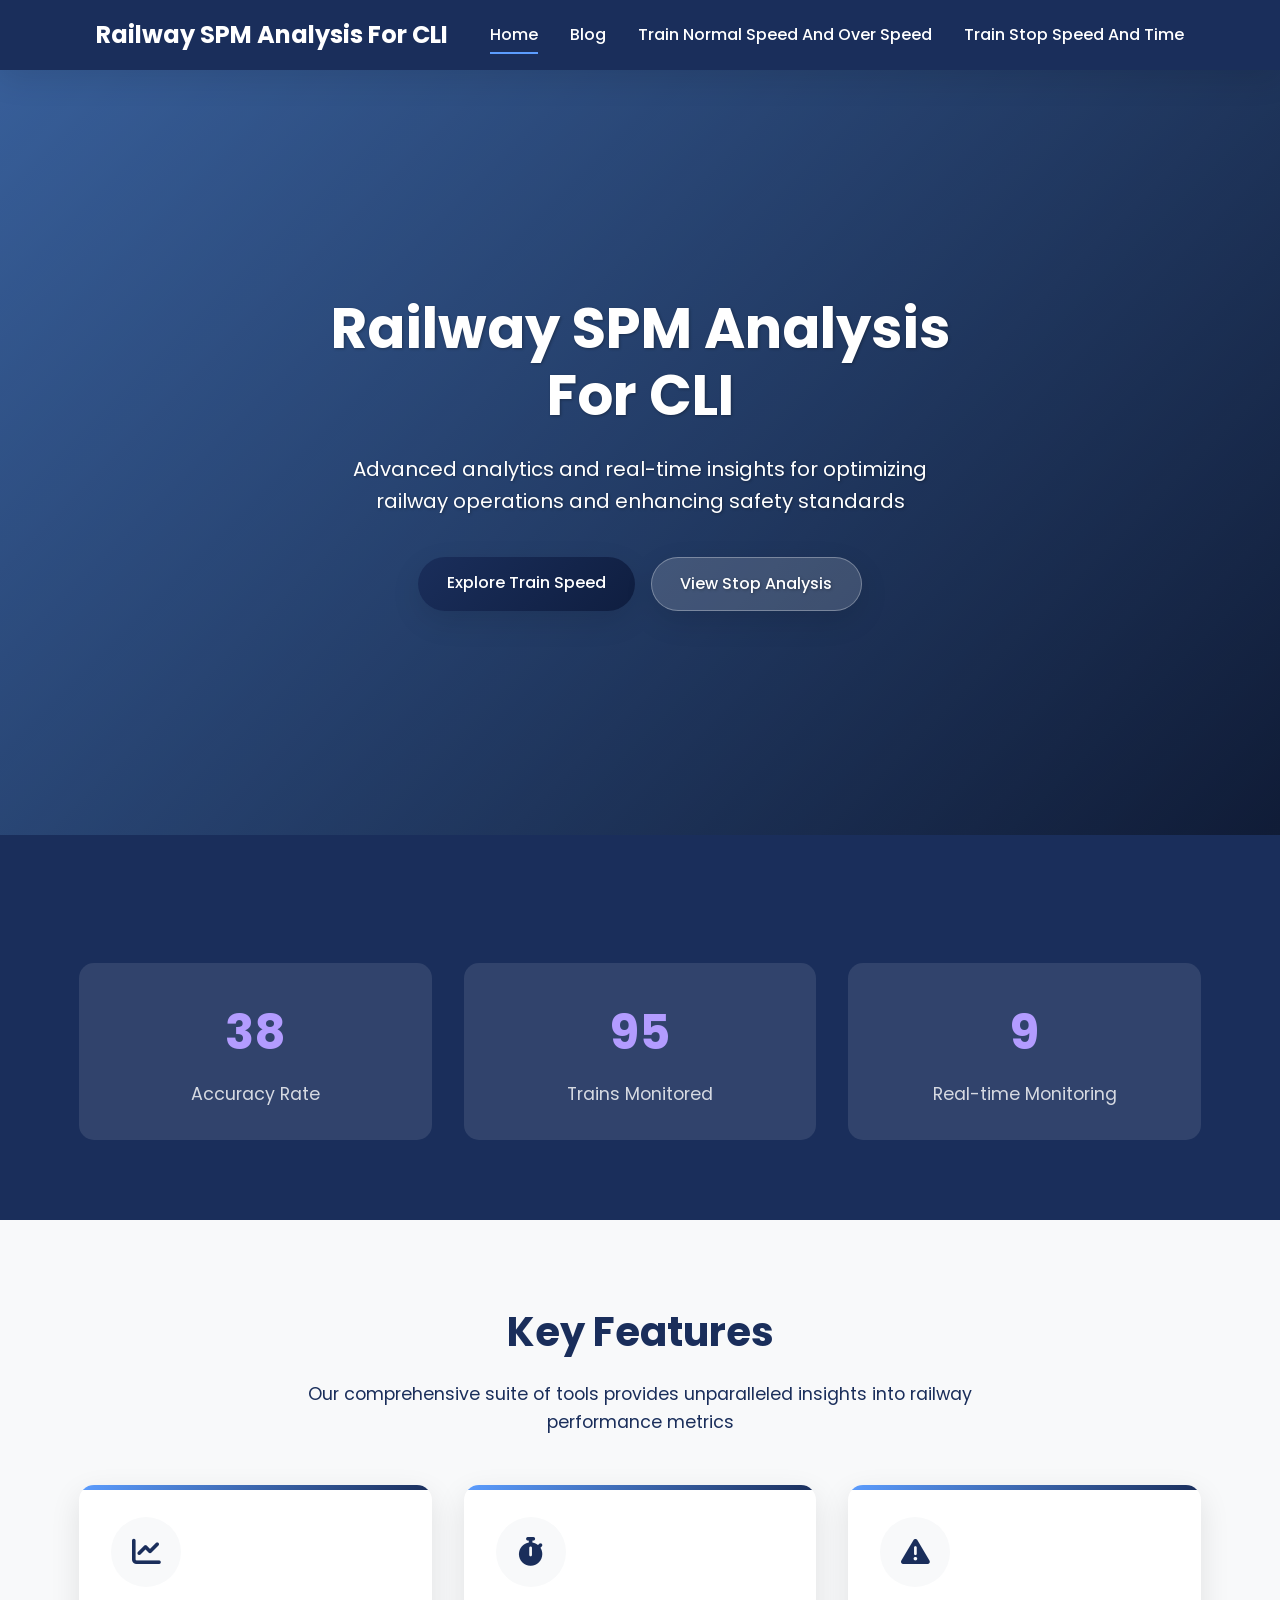
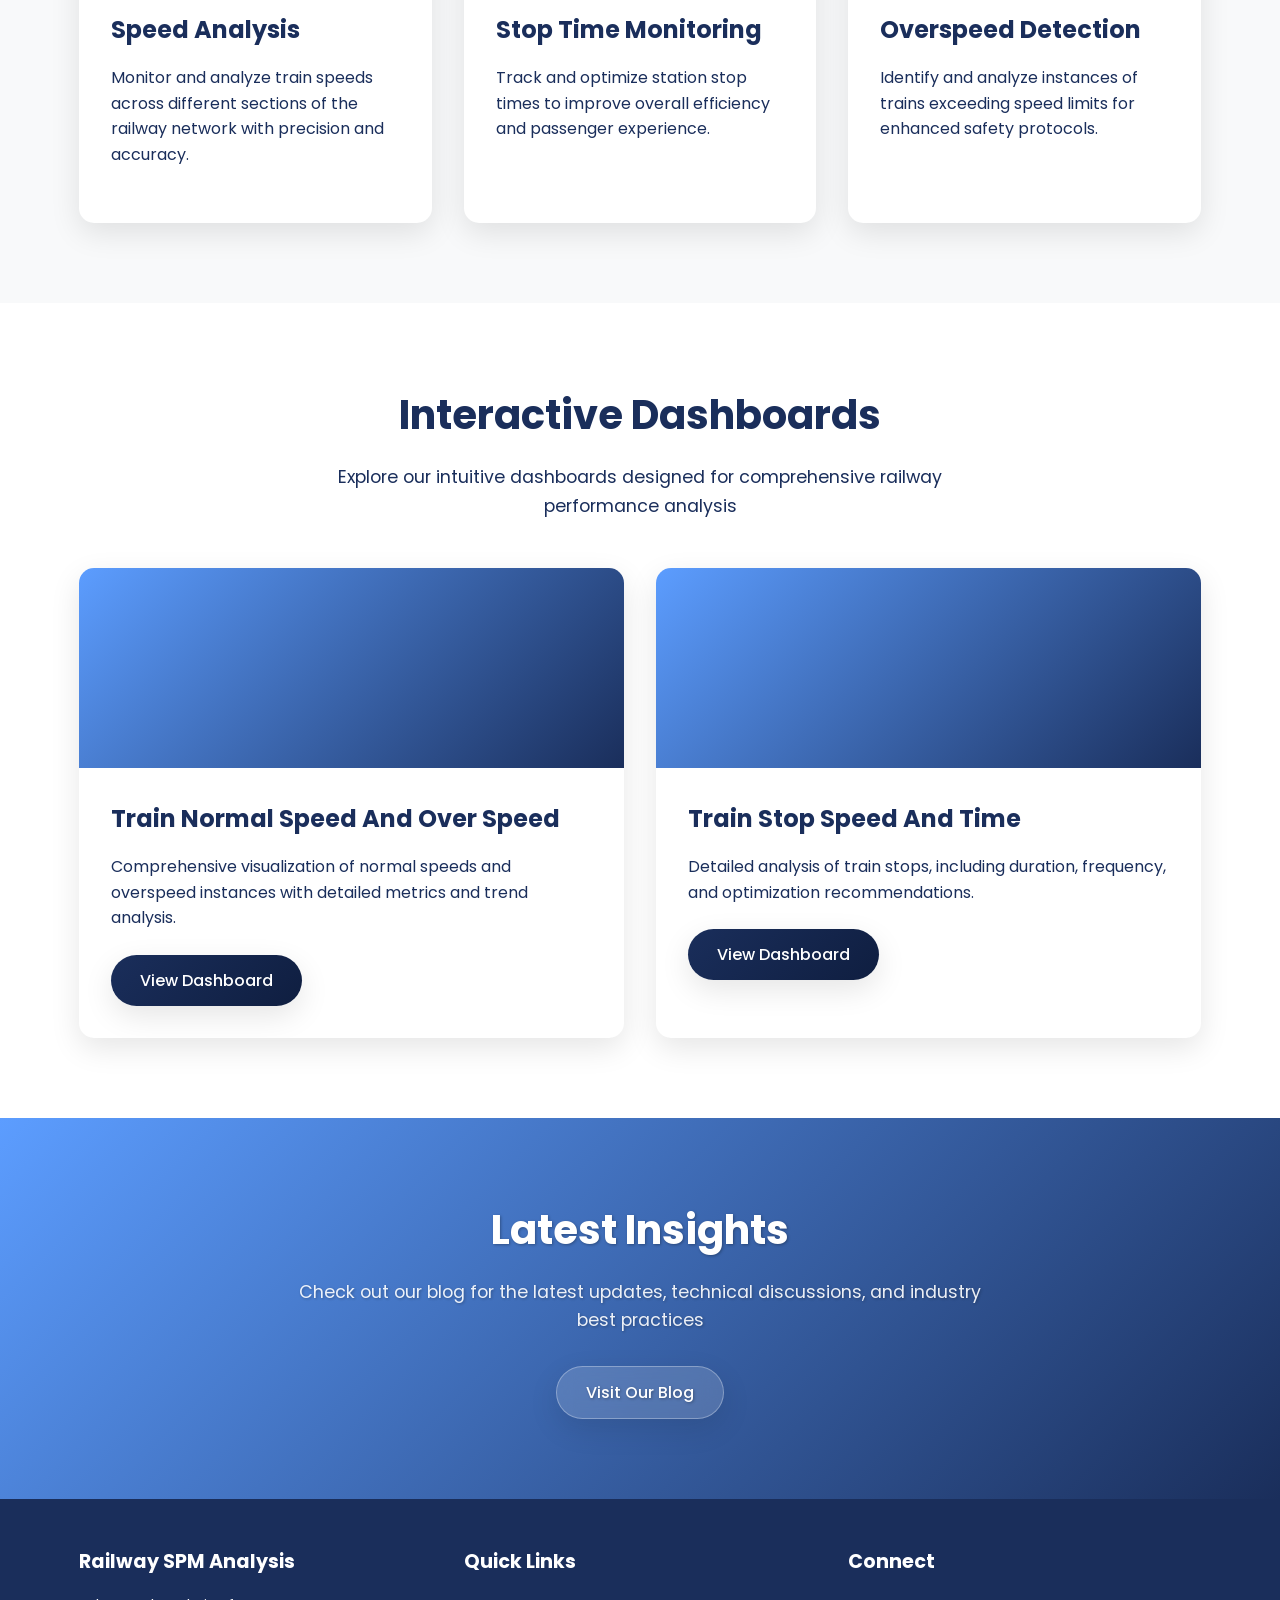
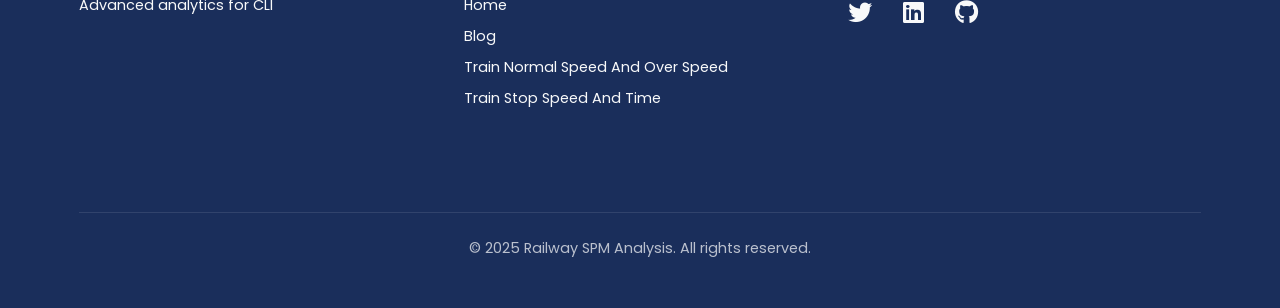
<file: index.html>
<!DOCTYPE html>
<html lang="en">
<head>
    <meta charset="UTF-8">
    <meta name="viewport" content="width=device-width, initial-scale=1.0">
    <title>Railway SPM Analysis For CLI</title>
    <link rel="stylesheet" href="blog.css"> <link rel="stylesheet" href="https://cdnjs.cloudflare.com/ajax/libs/font-awesome/6.4.0/css/all.min.css">
    <link href="https://fonts.googleapis.com/css2?family=Poppins:wght@300;400;500;600;700&display=swap" rel="stylesheet">
<style>
    :root {
        /* Define the new color palette */
        --color-dark-blue: #1A2E5B;
        --color-light-blue: #5C9DFF;
        --color-purple: #7D5CFF;
        --color-light-purple-accent: #B39CFF; /* A lighter purple for accents */
        --color-light-grey: #F8F9FA; /* A very light background color */
        --color-very-dark-blue: #0F1E40; /* Even darker blue for gradients */

        /* Map the new palette to the existing variable names for consistency */
        --primary-color: var(--color-light-blue); /* Used for accents like underlines */
        --secondary-color: var(--color-purple); /* Main secondary color */
        --accent-color: var(--color-light-purple-accent); /* Used for stats, etc. */
        --dark-color: var(--color-dark-blue); /* Main dark background color */
        --light-color: var(--color-light-grey); /* Main light background color */
        --text-color-dark: var(--color-dark-blue); /* Dark text color on light backgrounds */

        /* Define new gradients using the palette */
        --gradient-primary: linear-gradient(135deg, var(--color-light-blue), var(--color-dark-blue)); /* Used for Hero/Blog backgrounds */
        --gradient-button-primary: linear-gradient(135deg, var(--color-dark-blue), var(--color-very-dark-blue)); /* Dark blue gradient for main buttons */

        --shadow-soft: 0 10px 30px rgba(0, 0, 0, 0.1);
        --shadow-medium: 0 15px 35px rgba(0, 0, 0, 0.15);
        --transition-fast: all 0.3s ease;
        --transition-medium: all 0.5s ease;
    }

    body {
         font-family: 'Poppins', sans-serif;
         margin: 0;
         line-height: 1.6;
         color: var(--text-color-dark); /* Default text color on light backgrounds */
         background-color: white; /* Default background */
    }

    .container {
        max-width: 1200px;
        margin: 0 auto;
        padding: 0 15px; /* Adjust padding */
    }


    /* Navigation Bar */
    header {
        background: var(--dark-color); /* Use dark blue */
        color: white;
        padding: 1rem 0;
        position: sticky;
        top: 0;
        z-index: 1000;
        box-shadow: var(--shadow-soft);
        transition: var(--transition-fast);
    }

    header .container {
        display: flex;
        justify-content: space-between;
        align-items: center;
        padding: 0 2rem;
    }

    .logo a {
        color: white;
        text-decoration: none;
        font-size: 1.5rem;
        font-weight: 700;
        transition: var(--transition-fast);
    }

    .logo a:hover {
        color: var(--primary-color); /* Hover color remains light blue accent */
    }


    nav ul {
        list-style: none;
        margin: 0;
        padding: 0;
        display: flex;
    }

    nav li {
        margin-left: 2rem;
    }

    nav a {
        color: white; /* Default color is white on dark blue background */
        text-decoration: none;
        font-weight: 500;
        padding: 0.5rem 0;
        position: relative;
        transition: var(--transition-fast);
    }

    nav a::after {
        content: '';
        position: absolute;
        bottom: 0;
        left: 0;
        width: 0;
        height: 2px;
        background-color: var(--primary-color); /* Light blue underline */
        transition: var(--transition-fast);
    }

    /* Improved contrast for hover/active */
    nav a:hover::after,
    nav a.active::after {
        width: 100%;
    }

    nav a:hover,
    nav a.active {
        color: white; /* Keep text white for better contrast on dark blue background */
    }

    .hamburger {
        display: none;
        flex-direction: column;
        cursor: pointer;
        gap: 5px;
    }

    .hamburger span {
        display: block;
        width: 25px;
        height: 3px;
        background-color: white;
        transition: var(--transition-fast);
    }

    /* Modern Hero Section */
    .hero {
        position: relative;
        min-height: 85vh;
        background: var(--gradient-primary); /* Light Blue to Dark Blue gradient */
        overflow: hidden;
        display: flex;
        align-items: center;
        color: white;
    }

    .hero::before {
        content: '';
        position: absolute;
        top: 0;
        left: 0;
        width: 100%;
        height: 100%;
        /* Added linear gradient overlay for better text contrast */
        background-image: linear-gradient(rgba(0,0,0,0.4), rgba(0,0,0,0.4)), url('https://images.unsplash.com/photo-1474487548417-781cb71495f3?ixlib=rb-1.2.1&auto=format&fit=crop&w=1950&q=80');
        background-size: cover;
        background-position: center;
        z-index: 0;
    }

    .hero .container {
        position: relative;
        z-index: 1;
    }

    .hero-content {
        max-width: 700px;
        margin: 0 auto;
        text-align: center;
        padding: 2rem;
    }

    .hero-content h1 {
        font-size: 3.5rem;
        font-weight: 700;
        margin-bottom: 1.5rem;
        line-height: 1.2;
        animation: fadeInUp 1s ease;
        color: white; /* Ensure headings are white on gradient */
        text-shadow: 1px 1px 3px rgba(0,0,0,0.3); /* Add text shadow for contrast */
    }

    .hero-content p {
        font-size: 1.25rem;
        margin-bottom: 2.5rem;
        line-height: 1.6;
        opacity: 0.9;
        animation: fadeInUp 1s ease 0.2s forwards;
        animation-fill-mode: both;
        color: white; /* Ensure text is white on gradient */
        text-shadow: 1px 1px 3px rgba(0,0,0,0.3); /* Add text shadow for contrast */
    }

    .hero-buttons {
        display: flex;
        gap: 1rem;
        justify-content: center;
        animation: fadeInUp 1s ease 0.4s forwards;
        animation-fill-mode: both;
    }

    .btn {
        display: inline-block;
        padding: 0.8rem 1.8rem;
        border-radius: 50px;
        font-weight: 500;
        text-decoration: none;
        text-align: center;
        transition: var(--transition-fast);
        border: none;
        cursor: pointer;
        font-size: 1rem;
        box-shadow: var(--shadow-soft);
    }

    .primary-btn {
        background: var(--gradient-button-primary); /* Dark blue button gradient */
        color: white; /* White text on dark blue gradient */
    }

    .primary-btn:hover {
        transform: translateY(-3px);
        box-shadow: var(--shadow-medium);
        opacity: 0.9; /* Slight hover effect */
    }

    .secondary-btn {
        background: rgba(255, 255, 255, 0.15);
        backdrop-filter: blur(10px);
        color: white;
        border: 1px solid rgba(255, 255, 255, 0.3);
        text-shadow: 1px 1px 3px rgba(0,0,0,0.3); /* Add text shadow for contrast */
    }

    .secondary-btn:hover {
        background: rgba(255, 255, 255, 0.25);
        transform: translateY(-3px);
    }

    /* Features Section */
    .features {
        padding: 5rem 0;
        background-color: var(--light-color); /* Light grey background */
    }

    .section-title {
        text-align: center;
        font-size: 2.5rem;
        margin-bottom: 1rem;
        color: var(--dark-color); /* Dark blue title on light background */
    }

    .section-subtitle {
        text-align: center;
        font-size: 1.1rem;
        color: var(--text-color-dark); /* Dark blue text on light background */
        max-width: 700px;
        margin: 0 auto 3rem;
    }

    .features-grid {
        display: grid;
        grid-template-columns: repeat(auto-fit, minmax(300px, 1fr));
        gap: 2rem;
        margin-top: 3rem;
    }

    .feature-card {
        background: white; /* White card background */
        border-radius: 15px;
        padding: 2rem;
        box-shadow: var(--shadow-soft);
        transition: var(--transition-fast);
        position: relative;
        overflow: hidden;
        z-index: 1;
        height: 100%;
        display: flex;
        flex-direction: column;
    }

    .feature-card:hover {
        transform: translateY(-10px);
        box-shadow: var(--shadow-medium);
    }

    .feature-card::before {
        content: '';
        position: absolute;
        top: 0;
        left: 0;
        width: 100%;
        height: 5px;
        background: var(--gradient-primary); /* Light blue to dark blue bar */
        z-index: -1;
    }

    .feature-icon {
        width: 70px;
        height: 70px;
        border-radius: 50%;
        display: flex;
        align-items: center;
        justify-content: center;
        margin-bottom: 1.5rem;
        background: var(--light-color); /* Light grey icon background */
        color: var(--text-color-dark); /* Dark blue icon color */
        font-size: 1.8rem;
        transition: var(--transition-fast);
    }

    .feature-card:hover .feature-icon {
        background: var(--dark-color); /* Dark blue background on hover */
        color: white; /* White icon on dark blue background */
        transform: rotateY(180deg);
    }

    .feature-card h3 {
        font-size: 1.5rem;
        margin-bottom: 1rem;
        color: var(--dark-color); /* Dark blue heading */
    }

    .feature-card p {
        color: var(--text-color-dark); /* Dark blue paragraph text */
        line-height: 1.6;
        margin-bottom: 1.5rem;
    }

    /* Dashboard Preview */
    .dashboard-preview {
        padding: 5rem 0;
        background-color: white; /* White background */
    }

    .dashboard-grid {
        display: grid;
        grid-template-columns: repeat(auto-fit, minmax(350px, 1fr));
        gap: 2rem;
        margin-top: 3rem;
    }

    .dashboard-card {
        background: white; /* White card background */
        border-radius: 15px;
        overflow: hidden;
        box-shadow: var(--shadow-soft);
        transition: var(--transition-fast);
        position: relative;
    }

    .dashboard-card:hover {
        transform: translateY(-10px);
        box-shadow: var(--shadow-medium);
    }

    .dashboard-img {
        width: 100%;
        height: 200px;
        background: var(--gradient-primary); /* Light blue to dark blue gradient */
        position: relative;
        overflow: hidden;
    }

    .dashboard-img::before {
        content: '';
        position: absolute;
        top: 0;
        left: 0;
        width: 100%;
        height: 100%;
        background-image: url('https://images.unsplash.com/photo-1551288049-bebda4e38f71?ixlib=rb-1.2.1&auto=format&fit=crop&w=1950&q=80');
        background-size: cover;
        background-position: center;
        opacity: 0.2; /* Keep lower opacity here as text is not directly on it */
    }

    .dashboard-img.stop-analysis::before {
        background-image: url('https://images.unsplash.com/photo-1530915658899-fd5adaf4c8a9?ixlib=rb-1.2.1&auto=format&fit=crop&w=1950&q=80');
    }

    .dashboard-content {
        padding: 2rem;
    }

    .dashboard-card h3 {
        font-size: 1.5rem;
        margin-bottom: 1rem;
        color: var(--dark-color); /* Dark blue heading */
    }

    .dashboard-card p {
        color: var(--text-color-dark); /* Dark blue paragraph text */
        line-height: 1.6;
        margin-bottom: 1.5rem;
    }

    /* Blog Preview */
    .blog-preview {
        padding: 5rem 0;
        background: var(--gradient-primary); /* Light blue to dark blue gradient */
        color: white;
        text-align: center;
    }

    .blog-preview .section-title {
        color: white; /* White title on gradient */
        text-shadow: 1px 1px 3px rgba(0,0,0,0.3); /* Add text shadow for contrast */
    }

    .section-description {
        max-width: 700px;
        margin: 0 auto 2rem;
        font-size: 1.1rem;
        opacity: 0.9;
        color: white; /* White text on gradient */
        text-shadow: 1px 1px 3px rgba(0,0,0,0.3); /* Add text shadow for contrast */
    }

    .blog-preview-button {
        margin-top: 2rem;
    }

    /* Stats Section */
    .stats-section {
        padding: 5rem 0;
        background-color: var(--dark-color); /* Dark blue background */
        color: white;
    }

    .stats-grid {
        display: grid;
        grid-template-columns: repeat(auto-fit, minmax(200px, 1fr));
        gap: 2rem;
        margin-top: 3rem;
    }

    .stat-card {
        text-align: center;
        padding: 2rem;
        background: rgba(255, 255, 255, 0.1); /* Semi-transparent white on dark blue */
        border-radius: 15px;
        transition: var(--transition-fast);
    }

    .stat-card:hover {
        transform: translateY(-10px);
        background: rgba(255, 255, 255, 0.15);
    }

    .stat-number {
        font-size: 3rem;
        font-weight: 700;
        margin-bottom: 0.5rem;
        color: var(--accent-color); /* Light purple accent color */
    }

    .stat-label {
        font-size: 1.1rem;
        opacity: 0.8;
        color: white; /* White text on dark blue background */
    }

    /* Footer styles */
    footer {
        background-color: var(--dark-color); /* Dark blue background */
        color: var(--light-color); /* Light grey text */
        padding: 3rem 0;
        font-size: 0.9rem;
    }

    footer .container {
        display: flex;
        flex-wrap: wrap;
        justify-content: space-between;
        gap: 2rem;
    }

    .footer-content {
         display: flex;
         flex-wrap: wrap;
         justify-content: space-between;
         width: 100%;
         gap: 2rem;
    }

    .footer-section {
        flex: 1;
        min-width: 200px;
    }

    .footer-section h3 {
        color: white; /* White headings */
        margin-bottom: 1rem;
        font-size: 1.2rem;
    }

    .footer-section ul {
        list-style: none;
        padding: 0;
        margin: 0;
    }

    .footer-section ul li {
        margin-bottom: 0.5rem;
    }

    .footer-section a {
        color: var(--light-color); /* Light grey links */
        text-decoration: none;
        transition: var(--transition-fast);
    }

    .footer-section a:hover {
        color: white; /* White on hover for better contrast */
    }

    .social-icons a {
        color: var(--light-color); /* Light grey icons */
        font-size: 1.5rem;
        margin-right: 1rem;
        transition: var(--transition-fast);
    }

    .social-icons a:hover {
        color: white; /* White on hover for better contrast */
    }

    .copyright {
        width: 100%;
        text-align: center;
        margin-top: 2rem;
        padding-top: 1.5rem;
        border-top: 1px solid rgba(255, 255, 255, 0.1);
        color: rgba(255, 255, 255, 0.7);
    }


    /* Animations */
    @keyframes fadeInUp {
        from {
            opacity: 0;
            transform: translateY(20px);
        }
        to {
            opacity: 1;
            transform: translateY(0);
        }
    }

    @keyframes pulse {
        0% {
            transform: scale(1);
        }
        50% {
            transform: scale(1.05);
        }
        100% {
            transform: scale(1);
        }
    }

    /* Responsive Adjustments */
    @media (max-width: 768px) {
        header .container {
            padding: 0 1rem;
        }

        nav {
            position: absolute;
            top: 100%;
            left: 0;
            width: 100%;
            background-color: var(--dark-color);
            flex-direction: column;
            padding: 1rem 0;
            display: none;
            box-shadow: var(--shadow-soft);
            z-index: 999;
        }

        nav.active {
            display: flex;
        }

        nav ul {
            flex-direction: column;
            text-align: center;
        }

        nav li {
            margin: 0.5rem 0;
        }

        nav a {
            color: white; /* Ensure mobile links are white */
        }

        /* Removed empty ruleset for nav a ::after */

         nav a:hover,
         nav a.active {
             color: white; /* Keep text white for consistency on mobile */
         }


        .hamburger {
            display: flex;
        }

        .hamburger.active span:nth-child(1) {
            transform: rotate(-45deg) translate(-5px, 6px);
        }

        .hamburger.active span:nth-child(2) {
            opacity: 0;
        }

        .hamburger.active span:nth-child(3) {
            transform: rotate(45deg) translate(-5px, -6px);
        }

        .hero-content h1 {
            font-size: 2.5rem;
        }

        .hero-buttons {
            flex-direction: column;
            gap: 1rem;
        }

        .features-grid,
        .dashboard-grid,
        .stats-grid {
            grid-template-columns: 1fr;
        }
    }

    /* Responsive footer adjustments */
    @media (max-width: 480px) {
       .footer-section {
           min-width: 150px;
       }
        .footer-content {
            flex-direction: column;
            align-items: center;
            text-align: center;
        }
        .social-icons {
            margin-top: 1rem;
        }
        .social-icons a {
            margin: 0 0.5rem;
        }
    }

</style>
</head>
<body>
    <header>
        <div class="container">
            <div class="logo">
                <a href="index.html">Railway SPM Analysis For CLI</a>
            </div>
            <nav>
                <ul>
                    <li><a href="index.html" class="active">Home</a></li>
                    <li><a href="blog.html">Blog</a></li>
                    <li><a href="TrainNormalSpeedAndOverSpeed.html">Train Normal Speed And Over Speed</a></li>
                    <li><a href="TrainStopSpeedAndTime.html">Train Stop Speed And Time</a></li>
                </ul>
            </nav>
            <div class="hamburger">
                <span></span>
                <span></span>
                <span></span>
            </div>
            <div class="mobile-menu">
                <nav>
                    <ul>
                        <li><a href="index.html" class="active">Home</a></li>
                        <li><a href="blog.html">Blog</a></li>
                        <li><a href="TrainNormalSpeedAndOverSpeed.html">Train Normal Speed And Over Speed</a></li>
                        <li><a href="TrainStopSpeedAndTime.html">Train Stop Speed And Time</a></li>
                    </ul>
                </nav> 
                
                <div class="hamburger" @click="mobileMenuOpen = !mobileMenuOpen">
                    <span></span>
                    <span></span>
                    <span></span>
                </div>
            </div>
        </div>
    </header>

    <main>
        <section class="hero">
             <div class="container">
                 <div class="hero-content">
                     <h1>Railway SPM Analysis For CLI</h1>
                     <p>Advanced analytics and real-time insights for optimizing railway operations and enhancing safety standards</p>
                     <div class="hero-buttons">
                         <a href="TrainNormalSpeedAndOverSpeed.html" class="btn primary-btn">Explore Train Speed</a>
                         <a href="TrainStopSpeedAndTime.html" class="btn secondary-btn">View Stop Analysis</a>
                     </div>
                 </div>
             </div>
         </section>

         <section class="stats-section">
             <div class="container">
                 <div class="stats-grid">
                     <div class="stat-card">
                         <div class="stat-number" data-count="100">0</div>
                         <div class="stat-label">Accuracy Rate</div>
                     </div>
                     <div class="stat-card">
                         <div class="stat-number" data-count="250">0</div>
                         <div class="stat-label">Trains Monitored</div>
                     </div>
                     <div class="stat-card">
                         <div class="stat-number" data-count="24">0</div>
                         <div class="stat-label">Real-time Monitoring</div>
                     </div>
                 </div>
             </div>
         </section>

         <section class="features">
             <div class="container">
                 <h2 class="section-title">Key Features</h2>
                 <p class="section-subtitle">Our comprehensive suite of tools provides unparalleled insights into railway performance metrics</p>
                 <div class="features-grid">
                     <div class="feature-card">
                         <div class="feature-icon">
                             <i class="fas fa-chart-line"></i>
                         </div>
                         <h3>Speed Analysis</h3>
                         <p>Monitor and analyze train speeds across different sections of the railway network with precision and accuracy.</p>
                     </div>
                     <div class="feature-card">
                         <div class="feature-icon">
                             <i class="fas fa-stopwatch"></i>
                         </div>
                         <h3>Stop Time Monitoring</h3>
                         <p>Track and optimize station stop times to improve overall efficiency and passenger experience.</p>
                     </div>
                     <div class="feature-card">
                         <div class="feature-icon">
                             <i class="fas fa-exclamation-triangle"></i>
                         </div>
                         <h3>Overspeed Detection</h3>
                         <p>Identify and analyze instances of trains exceeding speed limits for enhanced safety protocols.</p>
                     </div>
                 </div>
             </div>
         </section>

         <section class="dashboard-preview">
             <div class="container">
                 <h2 class="section-title">Interactive Dashboards</h2>
                 <p class="section-subtitle">Explore our intuitive dashboards designed for comprehensive railway performance analysis</p>
                 <div class="dashboard-grid">
                     <div class="dashboard-card">
                         <div class="dashboard-img"></div>
                         <div class="dashboard-content">
                             <h3>Train Normal Speed And Over Speed</h3>
                             <p>Comprehensive visualization of normal speeds and overspeed instances with detailed metrics and trend analysis.</p>
                             <a href="TrainNormalSpeedAndOverSpeed.html" class="btn primary-btn">View Dashboard</a>
                         </div>
                     </div>
                     <div class="dashboard-card">
                         <div class="dashboard-img stop-analysis"></div>
                         <div class="dashboard-content">
                             <h3>Train Stop Speed And Time</h3>
                             <p>Detailed analysis of train stops, including duration, frequency, and optimization recommendations.</p>
                             <a href="TrainStopSpeedAndTime.html" class="btn primary-btn">View Dashboard</a>
                         </div>
                     </div>
                 </div>
             </div>
         </section>

         <section class="blog-preview">
             <div class="container">
                 <h2 class="section-title">Latest Insights</h2>
                 <p class="section-description">Check out our blog for the latest updates, technical discussions, and industry best practices</p>
                 <div class="blog-preview-button">
                     <a href="blog.html" class="btn secondary-btn">Visit Our Blog</a>
                 </div>
             </div>
         </section>
    </main>

    <footer>
        <div class="container">
            <div class="footer-content">
                <div class="footer-section">
                    <h3>Railway SPM Analysis</h3>
                    <p>Advanced analytics for CLI</p>
                </div>
                <div class="footer-section">
                    <h3>Quick Links</h3>
                    <ul>
                        <li><a href="index.html">Home</a></li>
                        <li><a href="blog.html">Blog</a></li>
                        <li><a href="TrainNormalSpeedAndOverSpeed.html">Train Normal Speed And Over Speed</a></li>
                        <li><a href="TrainStopSpeedAndTime.html">Train Stop Speed And Time</a></li>
                    </ul>
                </div>
                <div class="footer-section">
                    <h3>Connect</h3>
                    <div class="social-icons">
                        <a href="#"><i class="fab fa-twitter"></i></a>
                        <a href="https://www.linkedin.com/in/adityaanand05?lipi=urn%3Ali%3Apage%3Ad_flagship3_profile_view_base_contact_details%3BqfFyqcfZTROM0RPuhKxRYg%3D%3D"><i class="fab fa-linkedin"></i></a>
                        <a href="https://github.com/adityaanand05"><i class="fab fa-github"></i></a>
                    </div>
                </div>
            </div>
            <div class="copyright">
                <p>&copy; 2025 Railway SPM Analysis. All rights reserved.</p>
            </div>
        </div>
    </footer>

    <script>
        // Mobile menu toggle
        document.addEventListener('DOMContentLoaded', function() {
            const hamburger = document.querySelector('.hamburger');
            const nav = document.querySelector('nav');

            hamburger.addEventListener('click', function() {
                nav.classList.toggle('active');
                hamburger.classList.toggle('active');
            });

            // Animate stats counters
            const statNumbers = document.querySelectorAll('.stat-number');

            const animateValue = (element, start, end, duration) => {
                let startTimestamp = null;
                const step = (timestamp) => {
                    if (!startTimestamp) startTimestamp = timestamp;
                    const progress = Math.min((timestamp - startTimestamp) / duration, 1);
                    element.innerHTML = Math.floor(progress * (end - start) + start);
                    if (progress < 1) {
                        window.requestAnimationFrame(step);
                    }
                };
                window.requestAnimationFrame(step);
            };

            // Intersection Observer for animation triggers
            const observer = new IntersectionObserver((entries) => {
                entries.forEach(entry => {
                    if (entry.isIntersecting) {
                        const target = entry.target;
                        const count = parseInt(target.getAttribute('data-count'));
                        animateValue(target, 0, count, 2000);
                        observer.unobserve(target);
                    }
                });
            }, { threshold: 0.5 });

            statNumbers.forEach(number => {
                observer.observe(number);
            });
        });
    </script>
</body>
</html>
</file>
<file: blog.css>
/* Global Styles */
:root {
    /* Define the new color palette */
    --color-dark-blue: #1A2E5B;
    --color-light-blue: #5C9DFF;
    --color-purple: #7D5CFF;
    --color-light-purple-accent: #B39CFF; /* A lighter purple for accents */
    --color-light-grey: #F8F9FA; /* A very light background color */
    --color-very-dark-blue: #0F1E40; /* Even darker blue for gradients */
    --color-dark-red: #c0392b; /* Darker red for error/delete */

    /* Map the new palette to the existing variable names, adjusting for contrast */
    --primary-color: #3A76C8; /* A specific blue that has good contrast on light grey */
    --secondary-color: var(--color-purple); /* Used for blog hero gradient end */
    --accent-color: var(--color-light-purple-accent); /* Keeping definition, might not be used in this specific CSS */
    --dark-color: var(--color-dark-blue); /* Main dark background/text color */
    --light-color: var(--color-light-grey); /* Main light background color */
    --success-color: #28a745; /* Keeping green as is */
    --error-color: var(--color-dark-red); /* Use darker red */

    --border-radius: 8px;
    --box-shadow: 0 4px 12px rgba(0, 0, 0, 0.1);
    --transition: all 0.3s ease;

    /* Define new gradients using the palette */
    --gradient-blog-hero: linear-gradient(135deg, var(--color-light-blue), var(--color-purple)); /* Light blue to purple for blog hero */
    --gradient-button-primary: linear-gradient(135deg, var(--color-dark-blue), var(--color-very-dark-blue)); /* Dark blue gradient for main buttons */

}

* {
    margin: 0;
    padding: 0;
    box-sizing: border-box;
}

body {
    font-family: 'Poppins', sans-serif;
    line-height: 1.6;
    color: var(--text-color-dark);
    background-color: var(--light-color);
}

.container {
    width: 90%;
    max-width: 1200px;
    margin: 0 auto;
    padding: 0 20px;
}

a {
    text-decoration: none;
    color: var(--primary-color);
    transition: var(--transition);
}

a:hover {
    color: var(--color-light-blue); /* Use light blue for hover */
}

ul {
    list-style: none;
}

.btn {
    display: inline-block;
    padding: 10px 20px;
    border: none;
    border-radius: var(--border-radius);
    cursor: pointer;
    transition: var(--transition);
    font-weight: 500;
}

.primary-btn {
    background: var(--gradient-button-primary); /* Use the dark blue button gradient */
    color: white;
}

.primary-btn:hover {
    opacity: 0.9;
    color: white;
}

.secondary-btn {
    background-color: transparent;
    border: 1px solid var(--dark-color);
    color: var(--dark-color);
}

.secondary-btn:hover {
    background-color: var(--dark-color);
    color: white;
}

/* Header Styles (Improved) */
header {
    background-color: var(--dark-color); /* Use dark blue background */
    color: white; /* Default text color is white */
    padding: 1rem 0;
    position: sticky;
    top: 0;
    z-index: 1000; /* Ensure it's above other content */
    box-shadow: var(--box-shadow); /* Use existing box shadow variable */
    transition: var(--transition);
}

header .container {
    display: flex;
    justify-content: space-between;
    align-items: center;
    padding: 0 2rem; /* Add some padding to the sides */
}

.logo a {
    color: white; /* White logo text */
    text-decoration: none;
    font-size: 1.5rem;
    font-weight: 700;
     transition: var(--transition);
}

.logo a:hover {
    color: var(--primary-color); /* Light blue accent on hover */
}

/* Desktop Navigation (Improved) */
.desktop-nav ul {
    list-style: none;
    margin: 0;
    padding: 0;
    display: flex;
}

.desktop-nav ul li {
    margin-left: 2rem; /* Use consistent spacing */
}

.desktop-nav ul li a {
    color: white; /* White link text on dark blue background */
    text-decoration: none;
    font-weight: 500;
    padding: 0.5rem 0;
    position: relative;
    transition: var(--transition);
}

.desktop-nav ul li a::after {
    content: '';
    position: absolute;
    bottom: 0;
    left: 0;
    width: 0;
    height: 2px;
    background-color: var(--primary-color); /* Light blue underline */
    transition: var(--transition);
}

.desktop-nav ul li a.active::after,
.desktop-nav ul li a:hover::after {
    width: 100%;
}

.desktop-nav ul li a.active,
.desktop-nav ul li a:hover {
    color: white; /* Keep text white for better contrast on dark blue background */
}


/* Hamburger Styles (Improved) */
.hamburger {
    display: none; /* Hidden by default on desktop */
    flex-direction: column;
    justify-content: space-between; /* Keep justify-content */
    width: 25px;
    height: 18px;
    cursor: pointer;
    z-index: 1000; /* Ensure it's clickable */
    transition: var(--transition);
    gap: 5px; /* Use gap for spacing spans */
}

.hamburger span {
    display: block;
    height: 2px;
    width: 100%;
    background-color: white; /* White hamburger icon */
    border-radius: 2px;
    transition: var(--transition);
}

.hamburger.active span:nth-child(1) {
    transform: rotate(45deg) translate(5px, 5px);
}

.hamburger.active span:nth-child(2) {
    opacity: 0;
}

.hamburger.active span:nth-child(3) {
    transform: rotate(-45deg) translate(5px, -5px);
}

/* Mobile menu styles (Improved) */
.mobile-menu {
    position: absolute;
    top: 100%; /* Position right below the header */
    left: 0;
    width: 100%;
    background-color: var(--dark-color); /* Dark blue background for mobile menu */
    box-shadow: 0 5px 10px rgba(0, 0, 0, 0.1);
    overflow: hidden;
    max-height: 0; /* Hidden by default */
    transition: max-height 0.3s ease-out;
    z-index: 999;
    display: flex; /* Use flex for potential internal layout */
    flex-direction: column;
}

.mobile-menu.active {
    max-height: 300px; /* Adjust based on content height - make sure this is large enough! */
    transition: max-height 0.5s ease-in;
}

/* Style the cloned nav elements within the mobile menu */
.mobile-menu nav {
    width: 100%; /* Ensure the nav takes full width */
    padding: 1rem 0; /* Add vertical padding */
}

.mobile-menu nav ul {
    display: block; /* Stack list items */
    padding: 0; /* Remove internal padding */
}

.mobile-menu nav ul li {
    margin: 0; /* Remove default margin */
    border-bottom: 1px solid rgba(255, 255, 255, 0.1); /* Subtle white border */
}

.mobile-menu nav ul li:last-child {
    border-bottom: none;
}

.mobile-menu nav ul li a {
    display: block; /* Make links fill the list item */
    padding: 12px 20px;
    color: white; /* White text on dark blue background */
    transition: var(--transition);
}

.mobile-menu nav ul li a:hover {
    background-color: rgba(255, 255, 255, 0.08); /* Subtle white background on hover */
    color: white; /* Keep text white */
}


/* Blog Hero Section */
.blog-hero {
    background: var(--gradient-blog-hero); /* Light blue to purple gradient */
    color: white;
    padding: 60px 0;
    text-align: center;
}

.blog-hero h1 {
    font-size: 2.5rem;
    margin-bottom: 15px;
    text-shadow: 1px 1px 3px rgba(0,0,0,0.3);
}

.blog-hero p {
    font-size: 1.1rem;
    max-width: 700px;
    margin: 0 auto;
    text-shadow: 1px 1px 3px rgba(0,0,0,0.3);
}

/* Blog Content Section */
.blog-content {
    padding: 50px 0;
}

.blog-grid {
    display: grid;
    grid-template-columns: 2fr 1fr;
    gap: 30px;
}

.posts-container {
    display: grid;
    grid-template-columns: repeat(auto-fill, minmax(280px, 1fr));
    gap: 25px;
}

.loading {
    grid-column: 1 / -1;
    text-align: center;
    padding: 20px;
    font-size: 1.1rem;
    color: var(--dark-color);
}

.post-card {
    background-color: white;
    border-radius: var(--border-radius);
    overflow: hidden;
    box-shadow: var(--box-shadow);
    transition: var(--transition);
    display: flex;
    flex-direction: column;
    cursor: pointer;
}

.post-card:hover {
    transform: translateY(-5px);
    box-shadow: 0 8px 20px rgba(0, 0, 0, 0.15);
}

.post-card img {
    width: 100%;
    height: 180px;
    object-fit: cover;
    transition: opacity 0.3s ease;
    display: block;
}

.post-card-content {
    padding: 20px;
    flex-grow: 1;
    display: flex;
    flex-direction: column;
}

.post-card-content h2 {
    font-size: 1.3rem;
    margin-bottom: 10px;
    color: var(--dark-color);
    line-height: 1.3;
}

.post-card-content p {
    font-size: 0.95rem;
    color: var(--text-color-dark);
    margin-bottom: 15px;
    flex-grow: 1;
}


.post-meta {
    display: flex;
    justify-content: space-between;
    margin-top: auto;
    color: var(--text-color-dark);
    font-size: 0.85rem;
}

.post-category {
    display: inline-block;
    background-color: #CFE2FF;
    color: var(--dark-color);
    padding: 3px 10px;
    border-radius: 15px;
    font-size: 0.8rem;
    margin-bottom: 10px;
    text-transform: capitalize;
}

.delete-btn {
    background-color: var(--error-color);
    color: white;
    border: none;
    padding: 8px 12px;
    border-radius: 5px;
    cursor: pointer;
    margin-top: 10px;
    transition: background-color 0.3s ease;
    align-self: flex-start;
    font-size: 0.9rem;
}

.delete-btn:hover {
    background-color: #a93226;
}


/* Sidebar Styles */
.sidebar {
    position: sticky;
    top: 90px;
    height: fit-content;
}

.sidebar-widget {
    background-color: white;
    padding: 25px;
    border-radius: var(--border-radius);
    box-shadow: var(--box-shadow);
    margin-bottom: 25px;
}

.sidebar-widget h3 {
    margin-bottom: 15px;
    border-bottom: 2px solid var(--light-color);
    padding-bottom: 10px;
    color: var(--dark-color);
}

.sidebar-widget p {
    color: var(--text-color-dark);
    font-size: 0.95rem;
    line-height: 1.7;
}

.categories li {
    margin-bottom: 8px;
}

.categories li a {
    display: block;
    padding: 5px 0;
    color: var(--text-color-dark);
    transition: var(--transition);
}

.categories li a:hover {
    color: var(--dark-color);
    padding-left: 5px;
}

/* Modal Styles */
.modal {
    display: none;
    position: fixed;
    top: 0;
    left: 0;
    width: 100%;
    height: 100%;
    background-color: rgba(0, 0, 0, 0.6);
    z-index: 1000;
    overflow-y: auto;
    padding: 20px;
}

.modal-content {
    background-color: white;
    margin: 50px auto;
    padding: 30px;
    border-radius: var(--border-radius);
    max-width: 700px;
    width: 100%;
    position: relative;
    box-shadow: 0 5px 15px rgba(0, 0, 0, 0.4);
    animation: fadeIn 0.3s ease-out;
}

@keyframes fadeIn {
    from { opacity: 0; transform: translateY(-20px); }
    to { opacity: 1; transform: translateY(0); }
}


.close-modal {
    position: absolute;
    top: 15px;
    right: 15px;
    font-size: 1.8rem;
    cursor: pointer;
    color: var(--dark-color);
    transition: var(--transition);
}

.close-modal:hover {
    color: var(--error-color);
    transform: rotate(90deg);
}

.form-group {
    margin-bottom: 20px;
}

.form-group label {
    display: block;
    margin-bottom: 8px;
    font-weight: 600;
    color: var(--dark-color);
    font-size: 0.95rem;
}

.form-group input,
.form-group select,
.form-group textarea {
    width: 100%;
    padding: 12px;
    border: 1px solid #ccc;
    border-radius: var(--border-radius);
    font-family: inherit;
    font-size: 1rem;
    transition: border-color 0.2s ease-in-out;
}

.form-group input:focus,
.form-group select:focus,
.form-group textarea:focus {
    outline: none;
    border-color: var(--primary-color);
    box-shadow: 0 0 0 0.2rem rgba(58, 134, 255, 0.25);
}


.form-group textarea {
    resize: vertical;
}

#single-post-content {
    padding: 15px 0;
}

#single-post-content h1 {
    margin-bottom: 20px;
    color: var(--dark-color);
    font-size: 2rem;
    line-height: 1.2;
}

#single-post-content .post-info {
    color: var(--text-color-dark);
    margin-bottom: 25px;
    font-size: 0.9rem;
    border-bottom: 1px solid var(--light-color);
    padding-bottom: 15px;
}

#single-post-content .post-body {
    line-height: 1.8;
    color: var(--text-color-dark);
    font-size: 1rem;
}

#single-post-content .post-body p {
    margin-bottom: 15px;
}

/* Footer Styles */
footer {
    background-color: var(--dark-color);
    color: var(--light-color);
    padding: 50px 0 20px;
}

.footer-content {
    display: grid;
    grid-template-columns: repeat(auto-fit, minmax(200px, 1fr));
    gap: 30px;
    margin-bottom: 30px;
}

.footer-section h3 {
    margin-bottom: 15px;
    font-size: 1.2rem;
    color: white;
}

.footer-section ul li {
    margin-bottom: 10px;
}

.footer-section a {
    color: var(--light-color);
    transition: var(--transition);
}

.footer-section a:hover {
    color: white;
}

.social-icons {
    display: flex;
    gap: 15px;
}

.social-icons a {
    color: white;
    font-size: 1.2rem;
    transition: var(--transition);
}

.social-icons a:hover {
    color: var(--primary-color); /* Primary color on hover (darker blue) */
}

.copyright {
    border-top: 1px solid rgba(255, 255, 255, 0.1);
    padding-top: 20px;
    text-align: center;
    font-size: 0.9rem;
    color: rgba(255, 255, 255, 0.7);
}

/* Responsive Styles */
@media (max-width: 900px) {
    .blog-grid {
        grid-template-columns: 1fr;
    }

    .sidebar {
        position: static;
        margin-top: 30px;
    }
     .sidebar-widget {
        margin-bottom: 20px;
    }
}

@media (max-width: 768px) { /* Combined media query */
    .desktop-nav {
        display: none;
    }

    .hamburger {
        display: flex;
    }

     /* Adjust header container padding on small screens */
    header .container {
        padding: 0 1rem;
    }

     /* Ensure mobile menu is stacked */
     .mobile-menu nav ul {
         flex-direction: column;
         text-align: center;
     }

      .mobile-menu nav ul li {
         margin-left: 0; /* Remove desktop margin */
     }

     .mobile-menu nav ul li a {
         padding: 12px 1rem; /* Adjust padding for mobile links */
     }
}


@media (max-width: 576px) {
    .blog-hero h1 {
        font-size: 2rem;
    }

    .blog-hero p {
        font-size: 1rem;
    }

    .post-card-content {
        padding: 15px;
    }

    .post-card-content h2 {
        font-size: 1.2rem;
    }

    .post-meta {
        flex-direction: column;
        align-items: flex-start;
        gap: 5px;
    }

    .footer-content {
        grid-template-columns: 1fr;
        text-align: center;
    }
    .footer-section ul {
        padding: 0;
    }
     .footer-section ul li {
        margin-bottom: 8px;
    }

    .social-icons {
        justify-content: center;
    }

     .modal-content {
         padding: 20px;
     }
}


/* Animation */
@keyframes slideDown {
    from {
        opacity: 0;
        transform: translateY(-20px);
    }
    to {
        opacity: 1;
        transform: translateY(0);
    }
}

/* post-card animation is applied via JS or another method,
   but keeping the animation definition */


.no-posts {
    grid-column: 1 / -1;
    text-align: center;
    padding: 40px 20px;
    font-size: 1.2rem;
    color: var(--text-color-dark);
    background-color: white;
    border-radius: var(--border-radius);
    box-shadow: var(--box-shadow);
}
</file>
